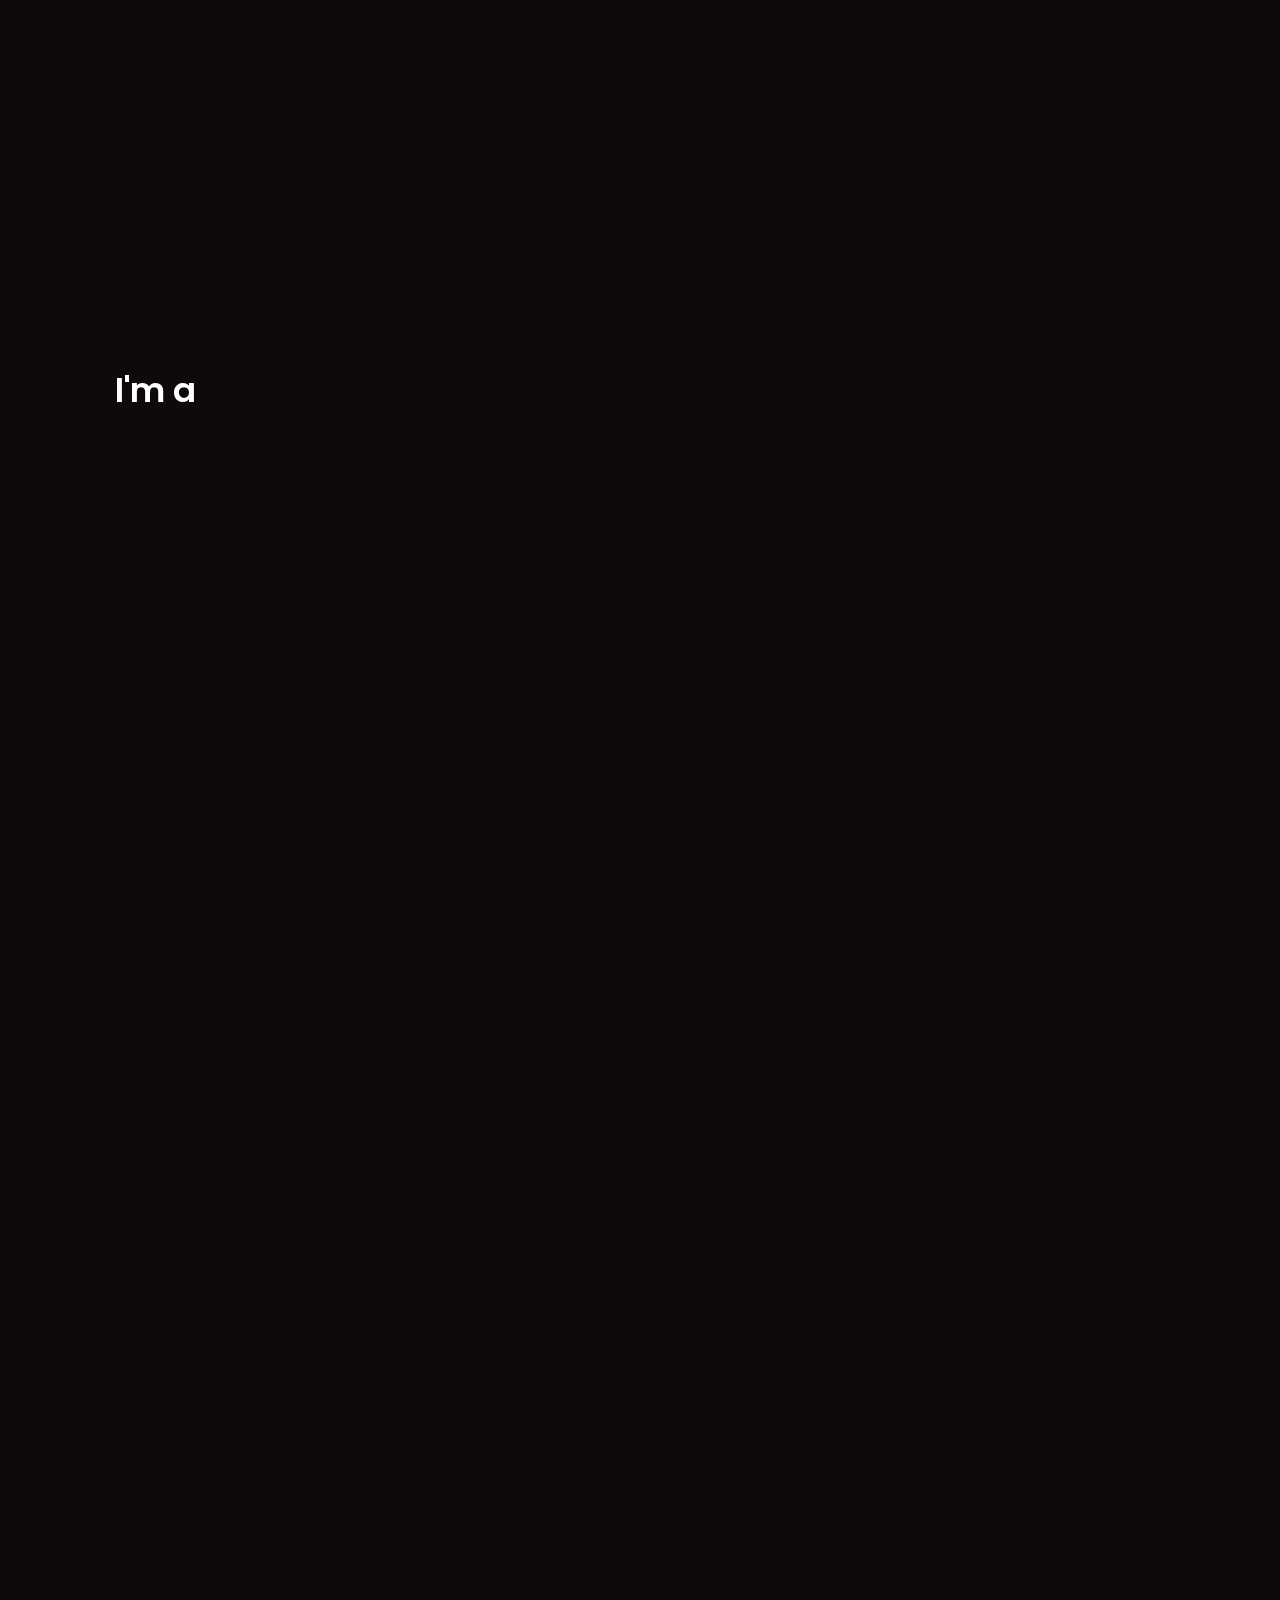
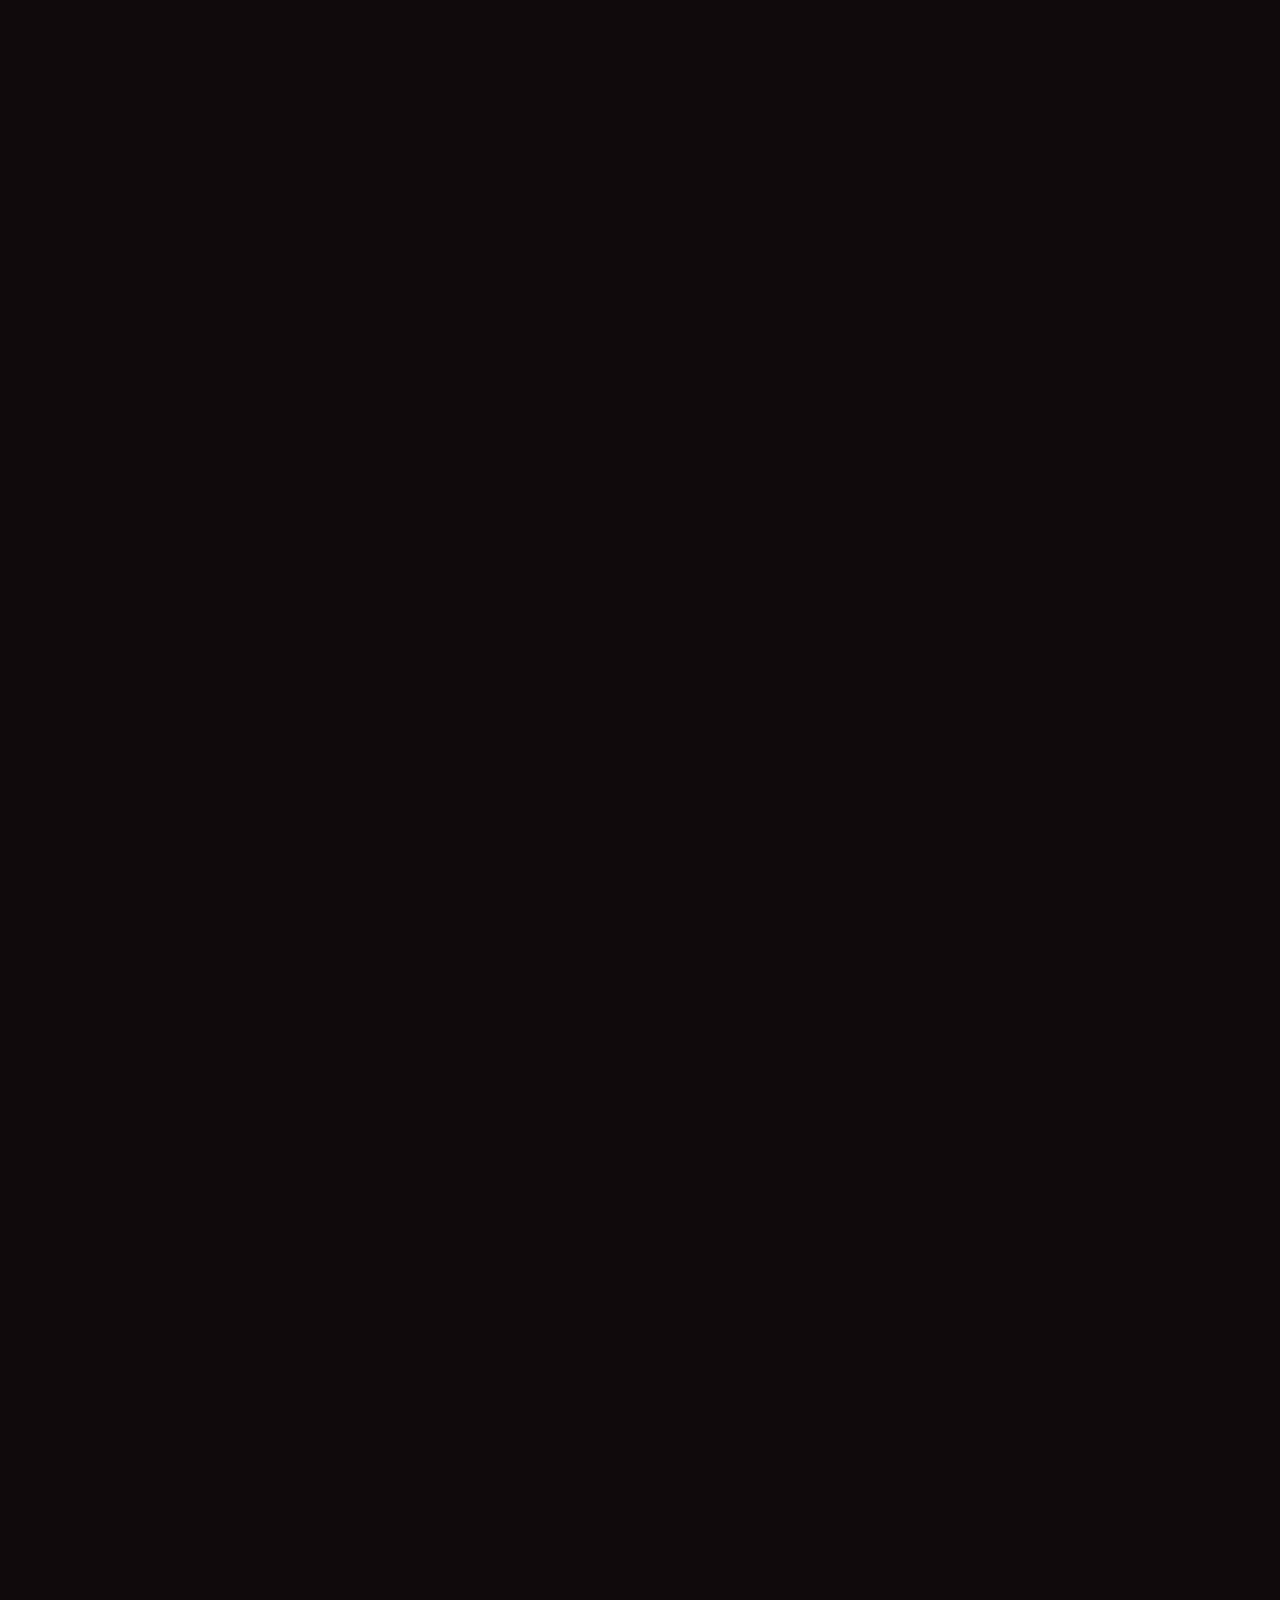
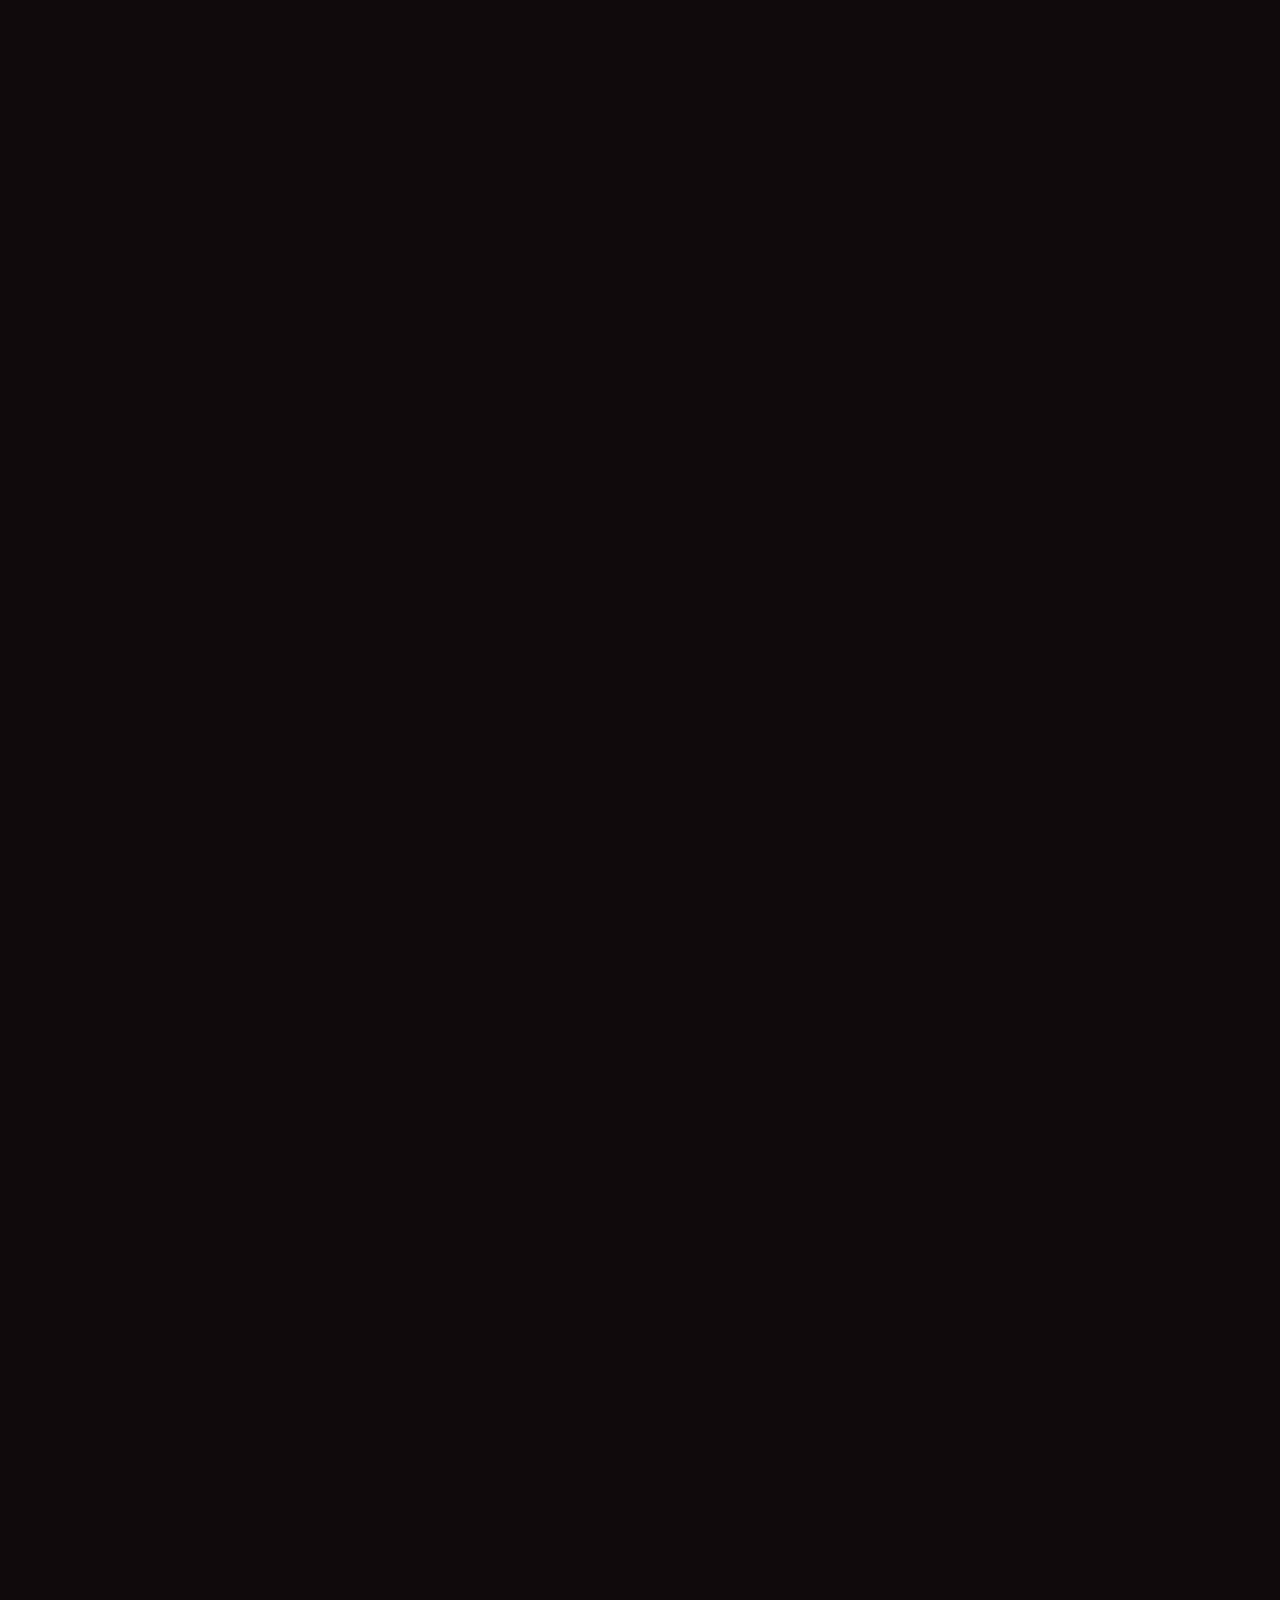
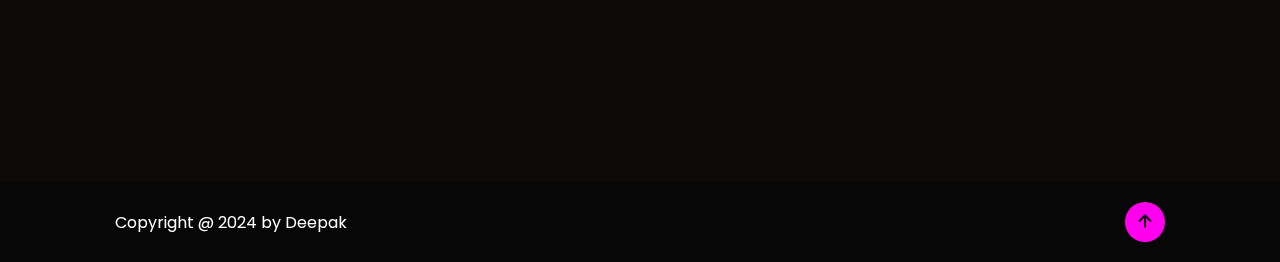
<file: intern port/index.html>
<!DOCTYPE html>
    <html lang="en">

    <head>
        <meta charset="UTF-8">
        <meta name="viewport" content="width=device-width, initial-scale=1.0">
        <title>Portfolio Website</title>
        <link rel="stylesheet" href="./css/style.css">
        <link href='https://unpkg.com/boxicons@2.1.4/css/boxicons.min.css' rel='stylesheet'>
    </head>

    <body>
        <!-- *************************Navbar************************* -->
        <header class="header">
            <a href="#" class="logo">Port<span style="color:ff00ee;">folio</span></a>
            <i class='bx bx-menu' id="menu" style='color:#ffffff'></i>
            <nav class="navbar">
                <a href="#home" style="--vlr:1" class="active">Home</a>
                <a href="#about" style="--vlr:2">About Me</a>
                <a href="#education" style="--vlr:3">Education</a>
                <a href="#skills" style="--vlr:4">Skills</a>
                <a href="#contact" style="--vlr:5">Contact Me</a>
            </nav>
        </header>
        <!-- *************************Home Section************************* -->
        <section class="home"  id="home">
            <div class="text-content">
                    <h1>Hi, It's <span>Deepak</span></h1>
                    <h3 class="text-animation">I'm a <span></span></h3>
                    <p>I am a results-driven web developer with a focus on responsive design and user-friendly interfaces. I combine creativity with technical expertise to deliver websites that perform seamlessly across devices. Adept at transforming ideas into efficient, functional solutions, I ensure projects meet both aesthetic and business goals. Constantly evolving, I stay updated with the latest technologies to drive impactful digital experiences.
                    </p>

                
        
                <div class="btn-section">
                    <button class="btn" ><a href="resume.html" style="text-decoration: none;">Hire me</a></button>
                    <button class="btn"><a href="#contact" style="text-decoration: none;">Let's Talk</a> </button>
                </div>
                <div class="social-media">
                <a href="https://wa.me/9360592676"><i class='bx bxl-whatsapp' style="--vlr:7"></i></a>
                <a href="https://github.com/deepak001-cloud"><i class='bx bxl-github' style="--vlr:8"></i></a>
                <a href="https://linkedin.com/in/deepak-s-a0aa57298"><i class='bx bxl-linkedin' style="--vlr:9"></i></a>
                </div>
            </div>
            <img src="img/deepak.jpg" alt="">
        </section>
        <!-- *************************About Section************************* -->
        <section class="about" id="about">
            <h2 class="title">About <span>Me</span></h2>
            <img src="img/deepak.jpg" alt="" class="aboutImg">
            <div class="text-content2">
                <h2>Full stack Developer</h2>
        <p>"As a passionate full stack developer, I thrive on bringing ideas to life through both front-end and back-end development. With expertise in HTML, CSS, JavaScript, and backend technologies, I create dynamic, user-friendly websites and applications. My functional skills include problem-solving, debugging, and optimizing code for performance. I have a strong ability to collaborate with cross-functional teams, manage project timelines, and translate client requirements into technical solutions. I'm always eager to learn new technologies and take pride in delivering solutions that are both functional and visually appealing."</p>
                <button class="btn"><a href="more.html" style="text-decoration: none;">More</a> </button>
            </div>
        </section>
        <!-- *************************Education Section************************* -->
        <section class="education" id="education">
                <h2 class="title">My <span>Education</span></h2>
                <div class="row">
                    <div class="column">
                        <h2>Education</h2>
                        <div class="box">
                    <div class="education-content">
                                <div class="content">
            <div class="year">2019-20<i class='bx bxs-calendar'></i></div>
            <h3>SSLC - Tamil Nadu-State Board</h3>
            <p> I completed my schooling at Zigma Matric Hr.Sec School,Medavakkam</p>
                                </div>
                    </div>
                            <div class="education-content">
                                <div class="content">
                <div class="year">2020-22 <i class='bx bxs-calendar'></i></div>
                                    <h3>HSSLC - Tamil Nadu-State Board</h3>
            <p>I completed my schooling at Vidhya Matric Hr.Sec School, Medavakkam</p>
                                </div>
                            </div>
                            <div class="education-content">
            <div class="content">
                <div class="year">2022-25 <i class='bx bxs-calendar'></i></div>
                <h3>UG - University of Madras-(present)</h3>
                <p> I am Pursuing BCA at Hindustan College of Arts and Science, Padur</p>
            </div>
                            </div>
                        </div>
                    </div>
                    <div class="column">
                        <h2> Expreience</h2>
                        <div class="box">
                            <div class="education-content">
            <div class="content">
                <div class="year"> 01/2024 - 02/2024<i class='bx bxs-calendar'></i></div>
                <h3>Intern / NaNLogical - Chennai, IN</h3>
                <p>֍ Integrated front end code with server-side code to implement dynamic pages.<br><br>
                ֍ Developed and maintained user-facing webpages using HTML, CSS, and JavaScript.<br><br>
                 ֍ Designed and implemented interactive user interfaces for websites and applications.</p>
            </div>
         </div>
                            <div class="education-content">
            <div class="content">
                <div class="year"> 10/2024 - 11/2024 <i class='bx bxs-calendar'></i></div>
            <h3>Intern / Nezuware - Chennai, IN</h3>
            <p>֍ Designed and implemented interactive user interfaces for websites and applications.<br><br>
                ֍ Developed and maintained user-facing webpages using HTML, CSS, and JavaScript.<br><br>
                ֍ Develop three web applications: a professional portfolio website, a content management system (CMS), and a blogging platform.</p>
                                </div>
                            </div>
                            <!-- <div class="education-content">
                                <div class="content">
                        <div class="year">2021-22 <i class='bx bxs-calendar'></i></div>
                                    <h3>Degree College</h3>
                <p>Lorem, ipsum dolor sit amet consectetur adipisicing elit. Praesentium tenetur enim,
                    deserunt libero quisquam ab eius minus odio quod dicta!</p>
                                </div>
                            </div> -->
                        </div>
                    </div>
                </div>
        </section>
        <!-- *************************Skills Section************************* -->
        <section class="skills" id="skills">
            <h2 class="title">My <span>Skills</span></h2>
            <div class="wrapper">
                <div class="skill-content">
                    <h3 class="skill-title">Language</h3>
                    <div class="skill-box skill-box1">
                        <div class="single-skill">
                            <span class="topic">HTML</span>
                            <span class="topic">95%</span>
                        </div>
                        <div class="bar-side">
                            <div class="bar bar-1"></div>
                        </div>
                        <div class="single-skill">
                            <span class="topic">CSS</span>
                            <span class="topic">90%</span>
                        </div>
                        <div class="bar-side">
                            <div class="bar bar-2"></div>
                        </div>
                        <div class="single-skill">
                            <span class="topic">JavaScript</span>
                            <span class="topic">60%</span>
                        </div>
                        <div class="bar-side">
                            <div class="bar bar-3"></div>
                        </div>
                    </div>
                </div>
                <div class="skill-content">
                    <h3 class="skill-title">Functional Skills</h3>
                    <div class="skill-box skill-box2">
                        <div class="single-skill">
                            <span class="topic">Problem-Solving</span>
                            <span class="topic">80%</span>
                        </div>
                        <div class="bar-side">
                            <div class="bar bar-4"></div>
                        </div>
                        <div class="single-skill">
                            <span class="topic">Adaptability</span>
                            <span class="topic">90%</span>
                        </div>
                        <div class="bar-side">
                            <div class="bar bar-5"></div>
                        </div>
                    <div class="single-skill">
                        <span class="topic">Project Management</span>
                        <span class="topic">70%</span>
                    </div>
                    <div class="bar-side">
                        <div class="bar bar-6"></div>
                    </div>
                    <div class="single-skill">
                        <span class="topic">Critical Thinking</span>
                        <span class="topic">75%</span>
                    </div>
                    <div class="bar-side">
                        <div class="bar bar-7"></div>
                    </div>
                    <div class="single-skill">
                        <span class="topic">Decision-Making</span>
                        <span class="topic">70%</span>
                    </div>
                    <div class="bar-side">
                        <div class="bar bar-8"></div>
                    </div>
                    <div class="single-skill">
                        <span class="topic">Analytical Skills</span>
                        <span class="topic">80%</span>
                    </div>
                    <div class="bar-side">
                        <div class="bar bar-9"></div>
                    </div>
                    <!-- <div class="single-skill">
                        <span class="topic">Critical Thinking</span>
                        <span class="topic">70%</span>
                    </div>
                        <div class="bar-side">
                            <div class="bar bar-3"></div>
                        </div> -->
                    </div>
                </div>
            </div>
        </section>
        <!-- *************************Contact Section************************* -->
        <section class="contact" id="contact">
            <h2 class="title">Contact<span>Me</span></h2>
            <form action="#" id="">
                <div class="input-box">
        <input type="text" required placeholder="Full Name">
        <input type="email" required placeholder="Email">
                </div>
                <div class="input-box">
        <input type="tel" required placeholder="Mobile Number">
        <input type="email" required placeholder="Subject For">
                </div>
        <textarea name="" id="" cols="30" rows="10" placeholder="Message" required></textarea>
        <input type="submit" value="Send Message" class="btn">
            </form>

        </section>
        <footer>
            <div class="text">
                <p>Copyright @ 2024 by Deepak</p>
            </div>
        <a href="#"> <i class='bx bx-up-arrow-alt'></i></a>
        </footer>
        <script src="./js/java.js"></script>
    </body>

    </html>
</file>
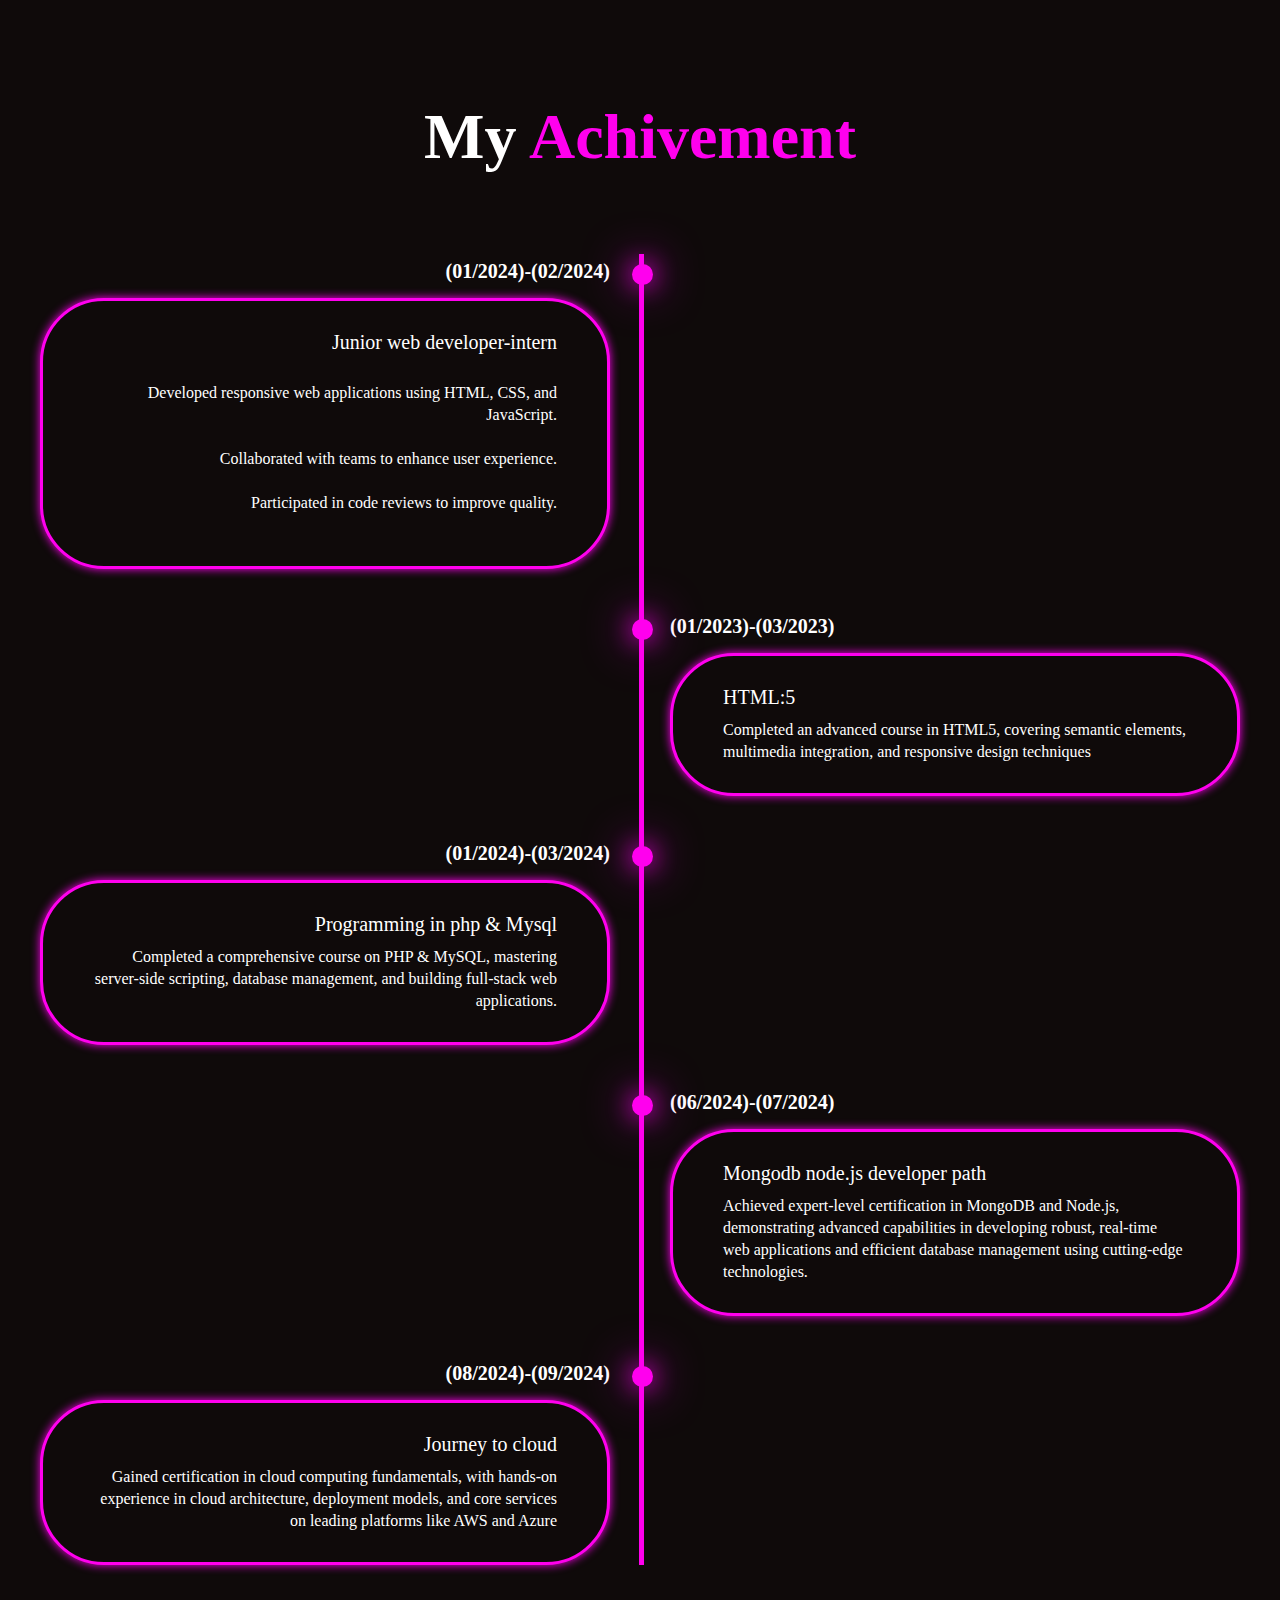
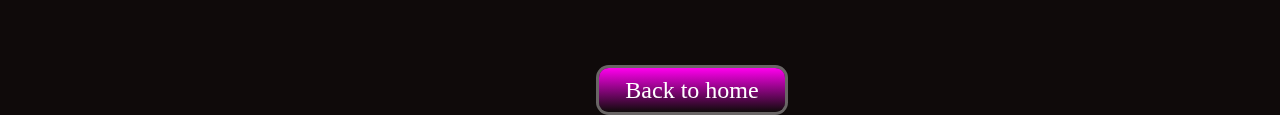
<file: intern port/more.html>
<!DOCTYPE html>
<html lang="en">
<head>
    <meta charset="UTF-8">
    <meta name="viewport" content="width=device-width, initial-scale=1.0">
    <title>about me</title>
    <link rel="stylesheet" href="./css/more.css">
</head>
<body>
    <section class="education" id="education">
        <h2 class="heading">My  <span style="color: #ff00ee;">Achivement</span></h2>
      
        <div class="timeline-items">
      
          <div class="timeline-item">
            <div class="timeline-diamond"></div>
            <div class="timeline-date">(01/2024)-(02/2024)</div>
            <div class="timeline-content">
              <h3>Junior web developer-intern</h3><br>  
              <p>Developed responsive web applications using HTML, CSS, and 
                JavaScript.<br><br>
                Collaborated with teams to enhance user experience.<br><br>
                Participated in code reviews to improve quality.<br><br>
                </p>
            </div>
          </div>
      
          <div class="timeline-item">
            <div class="timeline-diamond"></div>
            <div class="timeline-date">(01/2023)-(03/2023)</div>
            <div class="timeline-content">
              <h3>HTML:5</h3>
              <p>Completed an advanced course in HTML5, covering semantic elements, multimedia integration, and responsive design techniques</p>
            </div>
          </div>
      
          <div class="timeline-item">
            <div class="timeline-diamond"></div>
            <div class="timeline-date">(01/2024)-(03/2024)</div>
            <div class="timeline-content">
              <h3>Programming in php & Mysql</h3>
              <p>Completed a comprehensive course on PHP & MySQL, mastering server-side scripting, database management, and building full-stack web applications.</p>
            </div>
          </div>

          <div class="timeline-item">
            <div class="timeline-diamond"></div>
            <div class="timeline-date">(06/2024)-(07/2024)</div>
            <div class="timeline-content">
              <h3>Mongodb node.js developer path</h3>
              <p>Achieved expert-level certification in MongoDB and Node.js, demonstrating advanced capabilities in developing robust, real-time web applications and efficient database management using cutting-edge technologies.</p>
            </div>
          </div>

          <div class="timeline-item">
            <div class="timeline-diamond"></div>
            <div class="timeline-date">(08/2024)-(09/2024)</div>
            <div class="timeline-content">
              <h3>Journey to cloud</h3>
              <p>Gained certification in cloud computing fundamentals, with hands-on experience in cloud architecture, deployment models, and core services on leading platforms like AWS and Azure</p>
            </div>
          </div>
        </div>
      </section>
      <button class="btn"><a href="index.html" style="text-decoration: none;">Back to home</a> </button>

</body>
</html>
</file>
<file: intern port/css/style.css>
@import url('https://fonts.googleapis.com/css2?family=Poppins:ital,wght@0,300;0,400;0,500;1,500&display=swap');
* {
    margin: 0;
    padding: 0;
    scroll-behavior: smooth;
    box-sizing: border-box;
    font-family: "poppins";
    outline: none;
    border: none; 
    color: #fff;
}
body{
    background: #0f0a0a;
    height: 100vh;
}
html{
    font-size: 62.5%;
    overflow-x: hidden;
}
.header{
    position: fixed;
    left: 0;
    top: 0;
    padding: 2rem 10%;
    width: 100%;
    display: flex;
    justify-content: space-between;
    align-items: center;
    z-index: 100;
}
.sticky{
    border-bottom: 2px solid rgba(255,255,255,.1);
    background: #0f0a0a;
}
.logo{
    font-size: 2.9rem;
    font-weight: 600;
    text-decoration: none;
    color: #fff;
    transform: translateX(-100%);
    opacity: 0;
    animation: RightSlide 1s ease forwards;
}
@keyframes  RightSlide{
    0%{
        transform: translateX(-100%);
        opacity: 0;
    }
    100%{
        transform: translateX(0%);
        opacity: 1;
    }
}

#menu{
    color: #fff;
    font-size: 2.5rem;
    display: none;
}
.navbar a{
    display: inline-block;
    font-size: 1.7rem;
    text-decoration: none;
    margin: 0 2.5rem;
    font-weight: 500;
    letter-spacing: .02;
    transition: .5s ease;
    transform: translateY(-100px);
    opacity: 0;
    animation: TopSlide 1s ease forwards;
    animation-delay: calc(.2s * var(--vlr));
}
@keyframes  TopSlide{
    0%{
        transform: translateY(-100px);
        opacity: 0;
    }
    100%{
        transform: translateY(0px);
        opacity: 1;
    }
}
.navbar a:hover,.navbar a.active{
    color: #ff00ee;
}
section{
    padding: 10rem 9% 2rem;
    min-height: 100vh;
}
.about,.education,.contact,.skills{
    overflow: hidden;
}
.home{
    display: flex;
    justify-content: space-between;
    align-items: center;
}
.text-content{
    max-width: 70rem;
}
.text-content h1{
    font-size: 5rem;
    color: #fff;
    text-transform: capitalize;
    letter-spacing: .05rem;
    font-weight: 600;
    transform: translateY(-100px);
    opacity: 0;
    animation: RightSlide 1s ease forwards;
    animation-delay: 1s;
}


.text-animation{
    font-size: 34px;
    font-weight: 600;
    min-width: 280px;
  }
  .text-animation span{
    position: relative;
  }
  .text-animation span::before{
    content: "Web Developer";
    color:#ff00ee ;
    animation: words 20s infinite;
  }
  .text-animation span::after{
    content: "";
    background-color: #0f0a0a;
    position: absolute;
    /* -webkit-background-clip:text; */
    width: calc(100% + 8px);
    height: 100%;
    border-left: 3px solid  #0f0a0a;
    right: -8px;
    animation: cursor 0.6s infinite, typing 20s steps(14) infinite;
  }
  @keyframes cursor{
    to{
      border-left: 2px soild #ff00ee;
    }
  }
  @keyframes words{
    0%,20%{
      content: "Web Developer";
    }
    21%,40%{
      content: "Frontend Developer";
    }
    41%,60%{
      content: "Backend Developer";
    }
    61%,80%{
      content: "Web Designer";
    }
    81%,100%{
      content: "Mern Stack Developer";
    }
  
  }
  @keyframes typing{
    10%,15%,30%,35%,50%,55%,70%,75%,90%,95%{
      width: 0;
    }
    5%,20%,25%,40%,45%,60%,65%,80%,85%{
      width: calc(100% + 8px);
    }
  }
.text-content p{
    font-size: 1.4rem;
    margin: 1rem 0;
    transform: translateX(100px);
    opacity: 0;
    animation: leftSlide 1s ease forwards;
    animation-delay: 1.4s;
}
@keyframes leftSlide{
    0%{
        transform: translateX(100px);
        opacity: 0;
    }
    100%{
        transform: translateX(0px);
        opacity: 1;
    }
}
.btn-section{
    width: 32.5rem;
    height: 5rem;
    display: flex;
    justify-content: space-between;
    align-items: center;
    margin: 2rem 0;
    position: relative;
}
.btn-section::before{
    content: "";
    position: absolute;
    left: 0;
    top: 0;
    background: #0f0a0a;
    height: 100%;
    width: 100%;
    z-index: 2;
    animation: Slide 1s ease forwards;
    animation-delay: 1.6s;
}
@keyframes Slide{
    0%{
        width: 100%;
    }
    100%{
        width: 0;
    }
}
 .btn{
    height: 100%;
    width: 15rem;
    color: #fff;
    background: rgba(255,255,255,.1);
    border: .2rem solid rgba(255,255,255,.3);
    backdrop-filter: blur(5rem);
    border-radius: .8rem;
    font-size: 1.5rem;
    cursor: pointer;
    display: inline-flex;
    justify-content: center;
    align-items: center;
    position: relative;
    overflow: hidden;
    z-index: 1;
}
.btn::before{
    content: "";
    position: absolute;
    left: 0;
    top: -100%;
    height: 300%;
    width: 100%;
    background: linear-gradient(
        #0f0a0a,#ff00ee,#0f0a0a,#ff00ee
    );
    z-index: -1;
    transition: .5s ease;
}
.btn:hover::before{
    top: 0;
}
.social-media {
    margin: 2rem 0;
}
.social-media i{
    display: inline-block;
    font-size: 2.5rem;
    background: rgba(255,255,255,.1);
    border: .2rem solid rgba(255,255,255,.3);
    padding: .8rem;
    margin: 0 .5rem;
    border-radius: 50%;
    color: #fff;
    cursor: pointer;
    position: relative;
    overflow: hidden;
    animation: Bottom 1s ease forwards;
    animation-delay: calc(.2s * var(--vlr));
    transform: translateY(100px);
    opacity: 0;

}
@keyframes Bottom{
    0%{
        transform: translateY(100px);
    opacity: 0;
    }
    100%{
        transform: translateY(0px);
    opacity: 1;
    }
}
.social-media i::after{
    content: "";
    position: absolute;
    left: 0;
    top: -100%;
    height: 300%;
    width: 100%;
    background: linear-gradient(
        #0f0a0a,#ff00ee,#0f0a0a,#ff00ee
    );
    z-index: -1;
    transition: .5s ease;
}

i:hover::after{
    top: 0;
}
.home img{
    width: 30vw;
    background: rgba(255,255,255,.1);
    border: .2rem solid rgba(255,255,255,.3);
    border-radius: 50%;
    filter: drop-shadow(0 0 8rem #ff00ee);
    animation: Scale 1s ease forwards;
    scale: 0;
    animation-delay: 2s;
}
@keyframes Scale{
    0%{
        scale: 0;
    }
    100%{
        scale: 1;
    }
}
/* about section */
.about{
    display: flex;
    justify-content: center;
    align-items: center;
    flex-direction: column;
    padding-bottom: 6rem;
    gap: 2rem;
}
.title{
    font-size: 5rem;
    margin-bottom: 3rem;
    font-weight: 600;
    text-align: center;
    transform: translateY(-100px);
    opacity: 0;
}
section.start-animation .title{
    animation: top 1s ease forwards;
}
@keyframes top{
    0%{
        transform: translateY(-100px);
        opacity: 0;
    }
    100%{
        transform: translateY(0px);
        opacity: 1;
    }
}
.title span{
    color: #ff00ee;
}
.about img{
    height: 25rem;
    width: 25rem;
    background: rgba(255,255,255,.1);
    border: .2rem solid rgba(255,255,255,.3);
    border-radius: 50%;
    filter: drop-shadow(0 0 8rem #ff00ee);
    scale: 0;
}
section.start-animation .aboutImg{
    animation: scaleout 1s ease forwards;
}
@keyframes scaleout{
    0%{
       scale: 0;
    }
    100%{
     scale: 1;
    }
}
.text-content2{
    text-align: center;
}
.text-content2 h2{
    font-size: 2.6rem;
    transform: translatex(-100px);
    opacity: 0;
}
section.start-animation .text-content2 h2{
    animation: Right 1s ease forwards;
}
@keyframes Right{
    0%{
        transform: translatex(-100px);
        opacity: 0;
    }
    100%{
        transform: translatex(0px);
        opacity: 1;
    }
}
.text-content2 p{
    font-size: 1.5rem;
    margin: 2rem 0 3rem;
    transform: translatex(100px);
    opacity: 0;
}
section.start-animation .text-content2 p{
    animation: Left 1s ease forwards;
}
@keyframes Left{
    0%{
        transform: translatex(100px);
        opacity: 0;
    }
    100%{
        transform: translatex(0px);
        opacity: 1;
    }
}
.text-content2 .btn{
    padding: .9rem .5rem;
    transform: translateY(100px);
    opacity: 0;
}

section.start-animation .text-content2 .btn{
    animation: Bottoms 1s ease forwards;
}
@keyframes Bottoms{
    0%{
        transform: translateY(100px);
        opacity: 0;
    }
    100%{
        transform: translatey(0px);
        opacity: 1;
    }
}
/* education section */
.row{
    display: flex;
    column-gap: 4rem;
    flex-wrap: wrap;
}
.column{
    flex: 1 1 30rem;
}
.column:nth-child(1){
    opacity: 0;
    transform: translateX(-100px);
}
section.start-animation .column:nth-child(1){
    animation: Right 1s ease forwards;
    animation-delay: 1.2s;
}

.column:nth-child(2){
    opacity: 0;
    transform: translateX(100px);
}
section.start-animation .column:nth-child(2){
    animation: Left 1s ease forwards;
    animation-delay: 1.2s;
}
.column h2{
    font-size: 2.5rem ;
    margin: 2rem 0 1rem 1.96rem;
    transform: translateY(-100px);
    opacity: 0;
}
section.start-animation .column h2{
    animation: top 1s ease forwards;
    animation-delay: 1.2s;
}

.box{
    border-left: .2rem solid #ff00ee;
}
.education-content {
    padding-left: 1.9rem;
}
.education-content .content{
    padding: 1.5rem;
    border: .2rem solid #ff00ee;
    background: rgba(255,255,255,.1);
    border-radius: .5rem;
    margin-bottom: 2rem;
    position: relative;
}
.content::before{
    content: "";
    position: absolute;
    left: -2.8rem;
    top: -1.5rem;
    height: 1.4rem;
    width: 1.4rem;
    border-radius: 50%;
    background: #ff00ee;
}
.content .year{
    font-size: 1.5rem;
    color: #ff00ee;
}
.content .year i{
    color: #ff00ee;
    font-size: 1.5rem;
    margin-left: .5rem;
}
.content h3{
    font-size: 1.7rem;
    letter-spacing: .05rem;
    margin: .5rem 0;
}
.content p{
    font-size: 1.5rem;
}
/* skill-content */
.wrapper{
    width: 100%;
    display: flex;
    justify-content: space-between;
    align-items: center;
    gap: 5rem;
    flex-wrap: wrap;
}
.skill-title{
    font-size: 2.4rem;
    font-weight: 600;
    margin-bottom: 1.5rem;
    opacity: 0;
    transform: translateY(-100px);
}
section.start-animation .skill-title{
    animation: top 1s ease forwards;
    animation-delay: 1.2s;
}
.skill-content{
    width: 100%;
    /* flex:  1 1 30rem; */
}
.skill-box{
    height: 100%;
    width: 100%;
    padding: 8rem 4rem;
    background: rgba(255,255,255,.1);
    border-radius: 1rem;
}
.skill-box1{
    opacity: 0;
    transform: translateX(-100px);
}
section.start-animation .skill-box1{
    animation:  Right 1s ease forwards;
    animation-delay: 1.2s;
}
.skill-box2{
    opacity: 0;
    transform: translateX(100px);
}
section.start-animation .skill-box2{
    animation:Left 1s ease forwards;
    animation-delay: 1.4s;
}
.single-skill{
    display: flex;
    justify-content: space-between;
    margin: 2rem 0;
}
.single-skill span{
    font-size: 1.6rem;
}

.bar-side{
    background: #111;
    height: 1rem;
    border-radius: 50rem;
    position: relative;
    overflow: hidden;
}
.bar{
    position: absolute;
    height: 100%;
    background: #ff00ee;
}
.bar-1{
    width: 95%;
}
.bar-2{
    width: 90%;
}
.bar-3{
    width: 60%;
}
.bar-4{
    width: 80%;
}
.bar-5{
    width: 90%;
}
.bar-6{
    width: 70%;
}
.bar-7{
    width: 75%;
}
.bar-8{
    width: 70%;
}
.bar-9{
    width: 80%;
}

/* contact section */
section form{
    max-width: 70rem;
    text-align: center;
    margin: 1rem auto;
    margin-bottom: 3rem;
}
.input-box{
    display: flex;
    justify-content: space-between;
    flex-wrap: wrap;
}
input:nth-child(1){
    opacity: 0;
    transform: translateX(-100px);
}
section.start-animation input:nth-child(1){
    animation:Right 1s ease forwards;
    animation-delay: 1.2s;
}
input:nth-child(2){
    opacity: 0;
    transform: translateX(100px);
}
section.start-animation input:nth-child(2){
    animation:Left 1s ease forwards;
    animation-delay: 1.2s;
}
 input,textarea{
    width: 100%;
    padding: 1.5rem;
    background:rgba(255,255,255,.1);
    border: .2rem solid rgba(255,255,255,.3);
    outline: none;
    backdrop-filter: blur(10px);
    filter: drop-shadow(0 0 100px #ff00ee);
    border-radius: .8rem;
    gap: 2.5rem;
    margin: .7rem 0;
    transition: .3s ease;
    opacity: 0;
    transform: translateY(100px);
}
section.start-animation textarea{
    animation:Bottom 1s ease forwards;
    animation-delay: 1.2s;
}
input::placeholder{
    font-size: 1.5rem;
    letter-spacing: .02rem;
}
.input-box input{
    width: 49%;
}
input:focus,
input:valid{
    border: .2rem solid #ff00ee;
}
textarea:focus,
textarea:valid{
    border: .2rem solid #ff00ee;
}
textarea{
    resize: none;
}
.contact .btn{
    margin-top: 2rem;
    cursor: pointer;
    filter: none;
    border: .2rem solid rgba(255,255,255,.3);
}
section.start-animation .btn{
    animation:Bottom 1s ease forwards;
    animation-delay: 1.4s;
}
.contact .btn:hover{
    background: #ff00ee;
    box-shadow: 0 0 .3rem #ff00ee,
    0 0 .7rem #ff00ee;
}
/* footer */

footer{
    background: #080707;
    padding: 2rem 9%;
    display: flex;
    justify-content: space-between;
    align-items: center;
    flex-wrap: wrap;
}
footer p{
    font-size: 1.6rem;
}
footer i{
    display: inline-flex;
    justify-content: center;
    align-items: center;
    padding: .8rem; 
    background: #ff00ee;
    color: #0f0a0a;
    border-radius: 50%;
    font-size: 2.4rem;
}
/* RESPONSIVE */
@media(max-width:1200px){
    html{
        font-size: 55;
    }
}
@media(max-width:991px){
    .header{
        padding: 2rem 9%;
    }
    section{
        padding: 10rem 3% 2rem;
    }
    .contact{
        min-height: auto;
    }
    footer{
        padding: 2rem 3%;
    }
}
@media(max-width:768px){
    #menu{
        display: block;
    }
    .navbar{
        position: absolute;
        left: 0;
        top: 100%;
        width: 100%;
        padding: 1rem 3%;
        background: #0f0a0a;
        border-top: 1px solid rgba(255,255,255,.1);
        border-bottom: .2rem solid rgba(255,255,255,.1);
        display: none;
    }
    .navbar.active{
        display: block;
    }
    .navbar a{
        display: block;
        margin: 3rem 0;
        font-size: 2rem;
    }
    .home{
        flex-direction: column-reverse;
    }
    .home .text-content{
        display: flex;
        justify-content: center;
        align-items: center;
        flex-direction: column;
    }
    .home .text-content h1{
        font-size: 4rem;
    }
    .home img{
        width: 40vw;
    }
    .about{
        flex-direction: column;
    }
    .about img{
        width: 20rem;
        height: 20rem;
    }
}
@media(max-width:450px){
    html{
        font-size: 50%;
    }
    .input-box input{
        width: 100%;
    }
}
</file>
<file: intern port/css/more.css>
* {
    margin: 0;
    padding: 0;
    scroll-behavior: smooth;
    box-sizing: border-box;
    font-family: "poppins";
    outline: none;
    border: none; 
    color: #fff;
}
body{
    background: #0f0a0a;
    height: 100vh;
}
.heading{
    font-size: 4rem;
    text-align: center;
    /* margin: 5rem 0; */
  }
  .education{
    padding: 100px 15px;
    background: #0f0a0a;
  }
  .education h2{
    margin-bottom: 5rem;
  }
  .timeline-items{
    max-width: 1200px;
    margin: auto;
    display: flex;
    flex-wrap: wrap;
    position: relative;
  }
  .timeline-items::before{
    content: "";
    position: absolute;
    width: 5px;
    height: 100%;
    background-color:  #ff00ee;
    left: calc(50% - 1px);
  }
  .timeline-item{
    margin-bottom: 40px;
    width: 100%;
    position: relative;
  }
  .timeline-item:last-child{
    margin-bottom: 0;
  }
  .timeline-item:nth-child(odd){
    padding-right: calc(50% + 30px);
    text-align: right;
  }
  .timeline-item:nth-child(even){
    padding-left: calc(50% + 30px);
  }
  .timeline-diamond{
    height: 21px;
    width: 21px;
    background-color:  #ff00ee;
    box-shadow: 0 0 25px  #ff00ee,
                0 0 50px  #ff00ee;
    position: absolute;
    left: calc(50% - 8px);
    border-radius: 50%;
    top: 10px;
  }
  .timeline-date{
    font-size: 20px;
    font-weight: 800;
    color: white;
    margin: 6px 0 15px;
  }
  .timeline-content{
    background-color: #0f0a0a;
    border: 3px solid  #ff00ee;
    padding: 30px 50px;
    border-radius: 4rem;
    box-shadow: 0 0 10px  #ff00ee;
    cursor: pointer;
    transition: 0.3s ease-in-out;
  }
  .timeline-content:hover{
    transform: scale(1.05);
    box-shadow: 0 0 25px  #ff00ee;
  }
  .timeline-content h3{
    font-size: 20px;
    color: white;
    margin: 0 0 10px;
    font-weight: 500;
  }
  .timeline-content p{
    color: white;
    font-size: 16px;
    font-weight: 300;
    line-height: 22px;
    word-spacing: 2;
  }
  .btn{
    height: 50px;
    width: 12rem;
    color: #fff;
    background: rgba(255, 255, 255, .1);
    border: .2rem solid rgba(255, 255, 255, .3);
    backdrop-filter: blur(5rem);
    border-radius: .8rem;
    font-size: 1.5rem;
    cursor: pointer;
    display: inline-flex;
    justify-content: center;
    align-items: center;
    position: relative;
    overflow: hidden;
    z-index: 1;
    left: 596px;
}
.btn::before{
    content: "";
    position: absolute;
    left: 0;
    top: -100%;
    height: 300%;
    width: 100%;
    background: linear-gradient(
        #0f0a0a,#ff00ee,#0f0a0a,#ff00ee
    );
    z-index: -1;
    transition: .5s ease;
}
.btn:hover::before{
    top: 0;
}
@media(max-width:1200px){
    html{
        font-size: 55;
    }
}
@media(max-width:991px){
    .header{
        padding: 2rem 9%;
    }
    section{
        padding: 10rem 3% 2rem;
    }
    .contact{
        min-height: auto;
    }
    footer{
        padding: 2rem 3%;
    }
}
@media(max-width:768px){
    #menu{
        display: block;
    }
    .navbar{
        position: absolute;
        left: 0;
        top: 100%;
        width: 100%;
        padding: 1rem 3%;
        background: #0f0a0a;
        border-top: 1px solid rgba(255,255,255,.1);
        border-bottom: .2rem solid rgba(255,255,255,.1);
        display: none;
    }
    .navbar.active{
        display: block;
    }
    .navbar a{
        display: block;
        margin: 3rem 0;
        font-size: 2rem;
    }
    .home{
        flex-direction: column-reverse;
    }
    .home .text-content{
        display: flex;
        justify-content: center;
        align-items: center;
        flex-direction: column;
    }
    .home .text-content h1{
        font-size: 4rem;
    }
    .home img{
        width: 40vw;
    }
    .about{
        flex-direction: column;
    }
    .about img{
        width: 20rem;
        height: 20rem;
    }
}
@media(max-width:450px){
    html{
        font-size: 50%;
    }
    .input-box input{
        width: 100%;
    }
}
</file>
